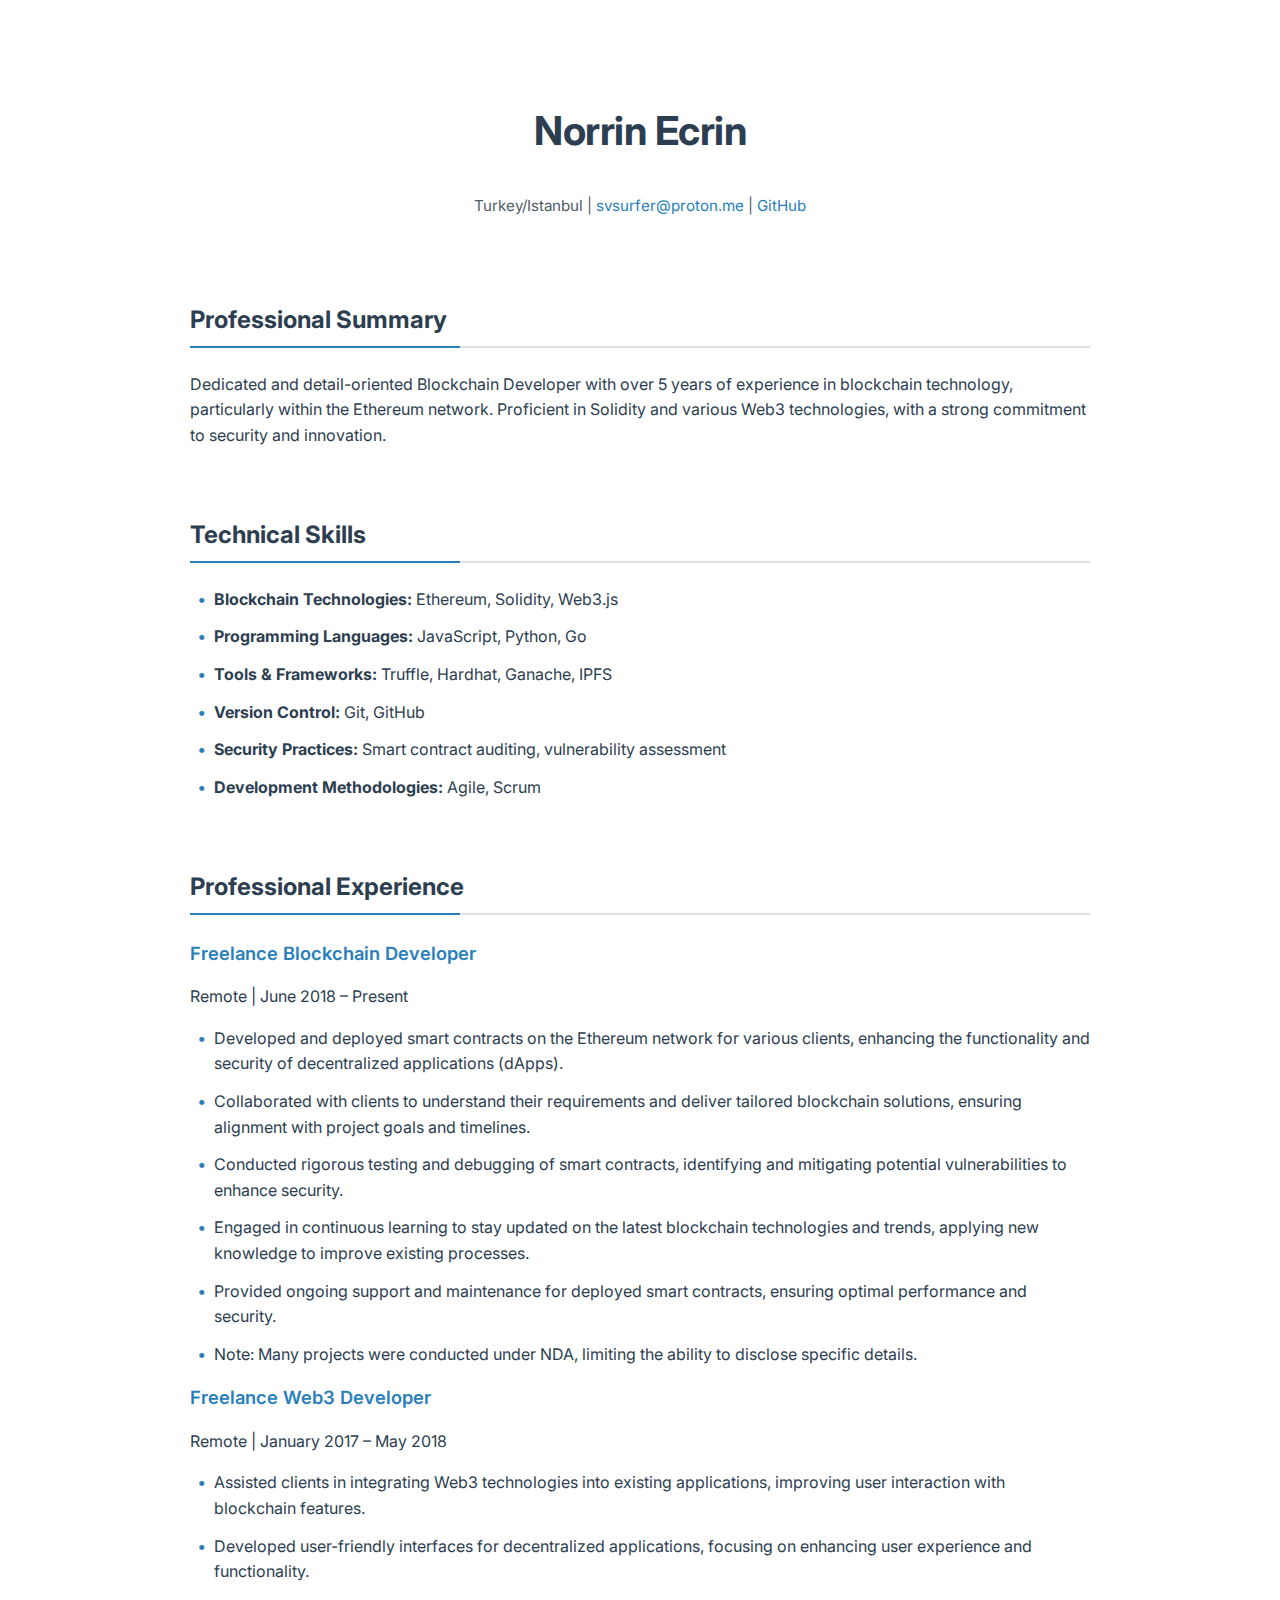
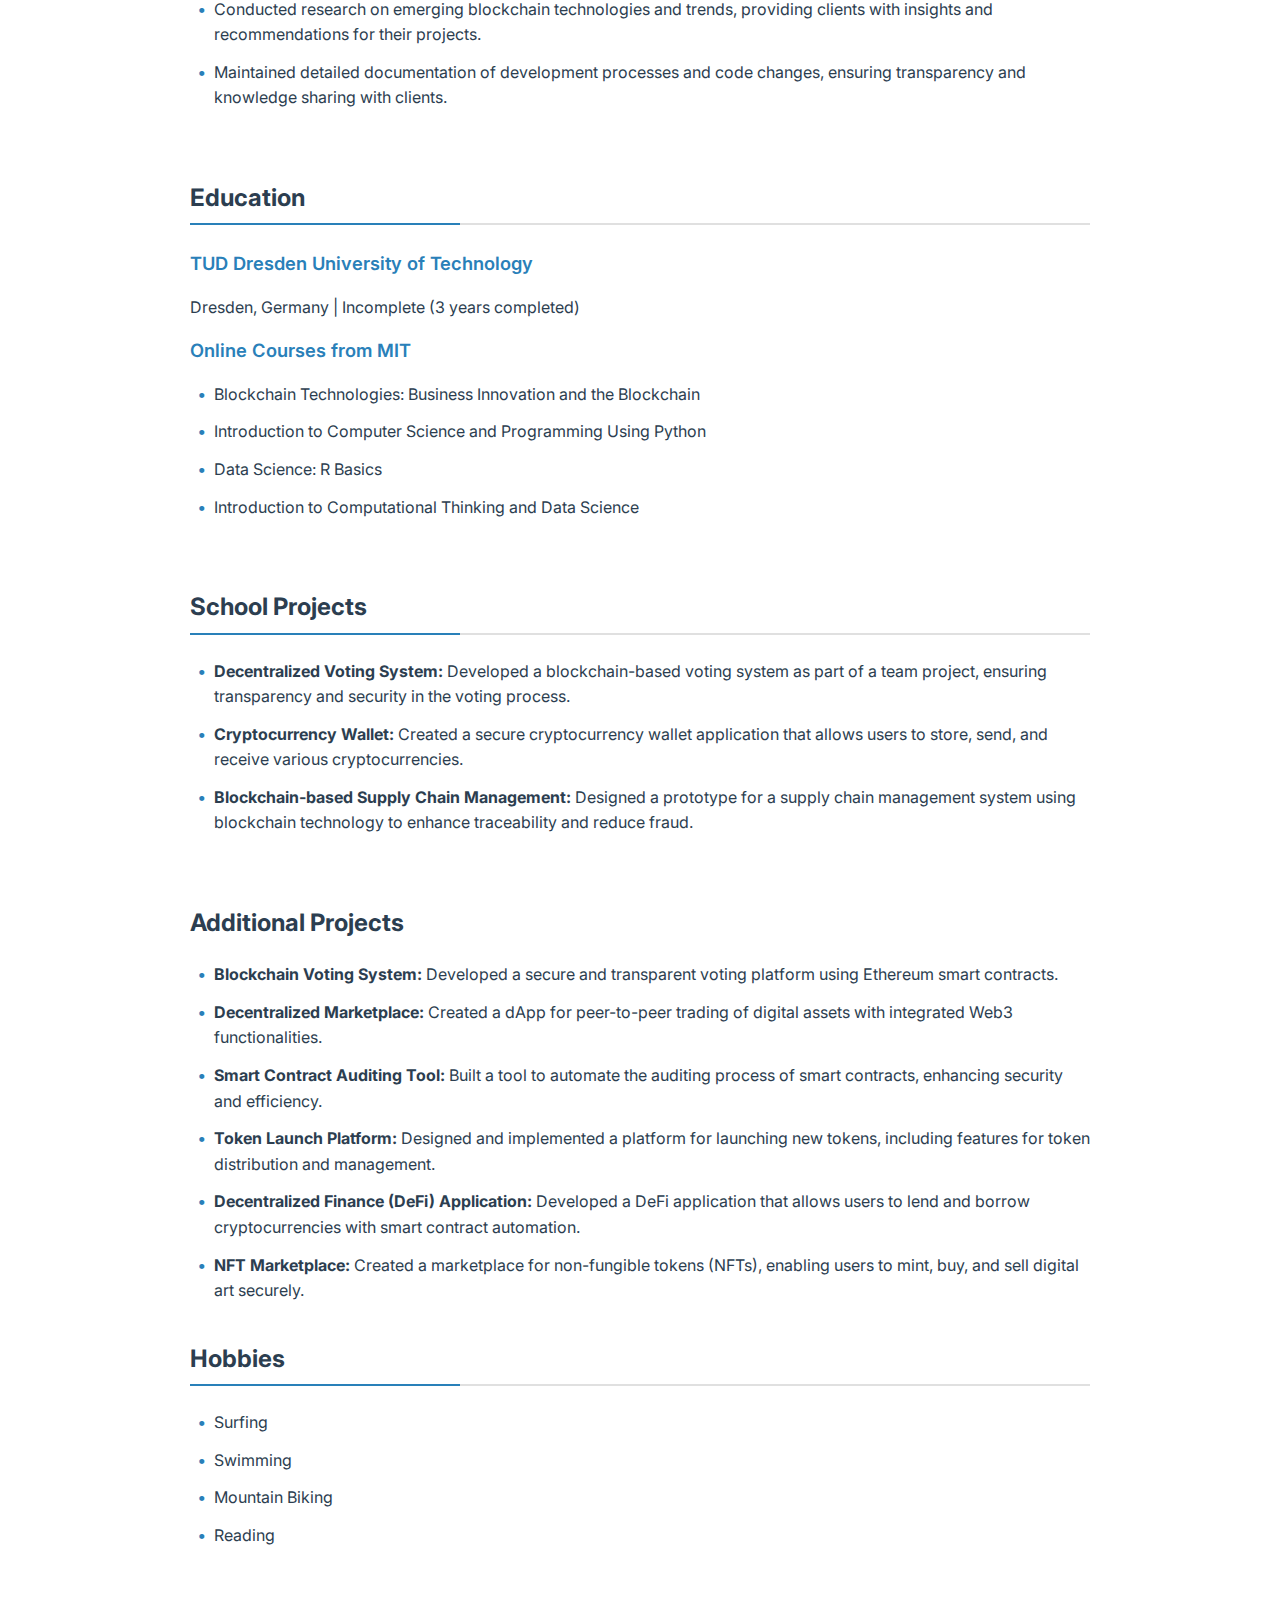
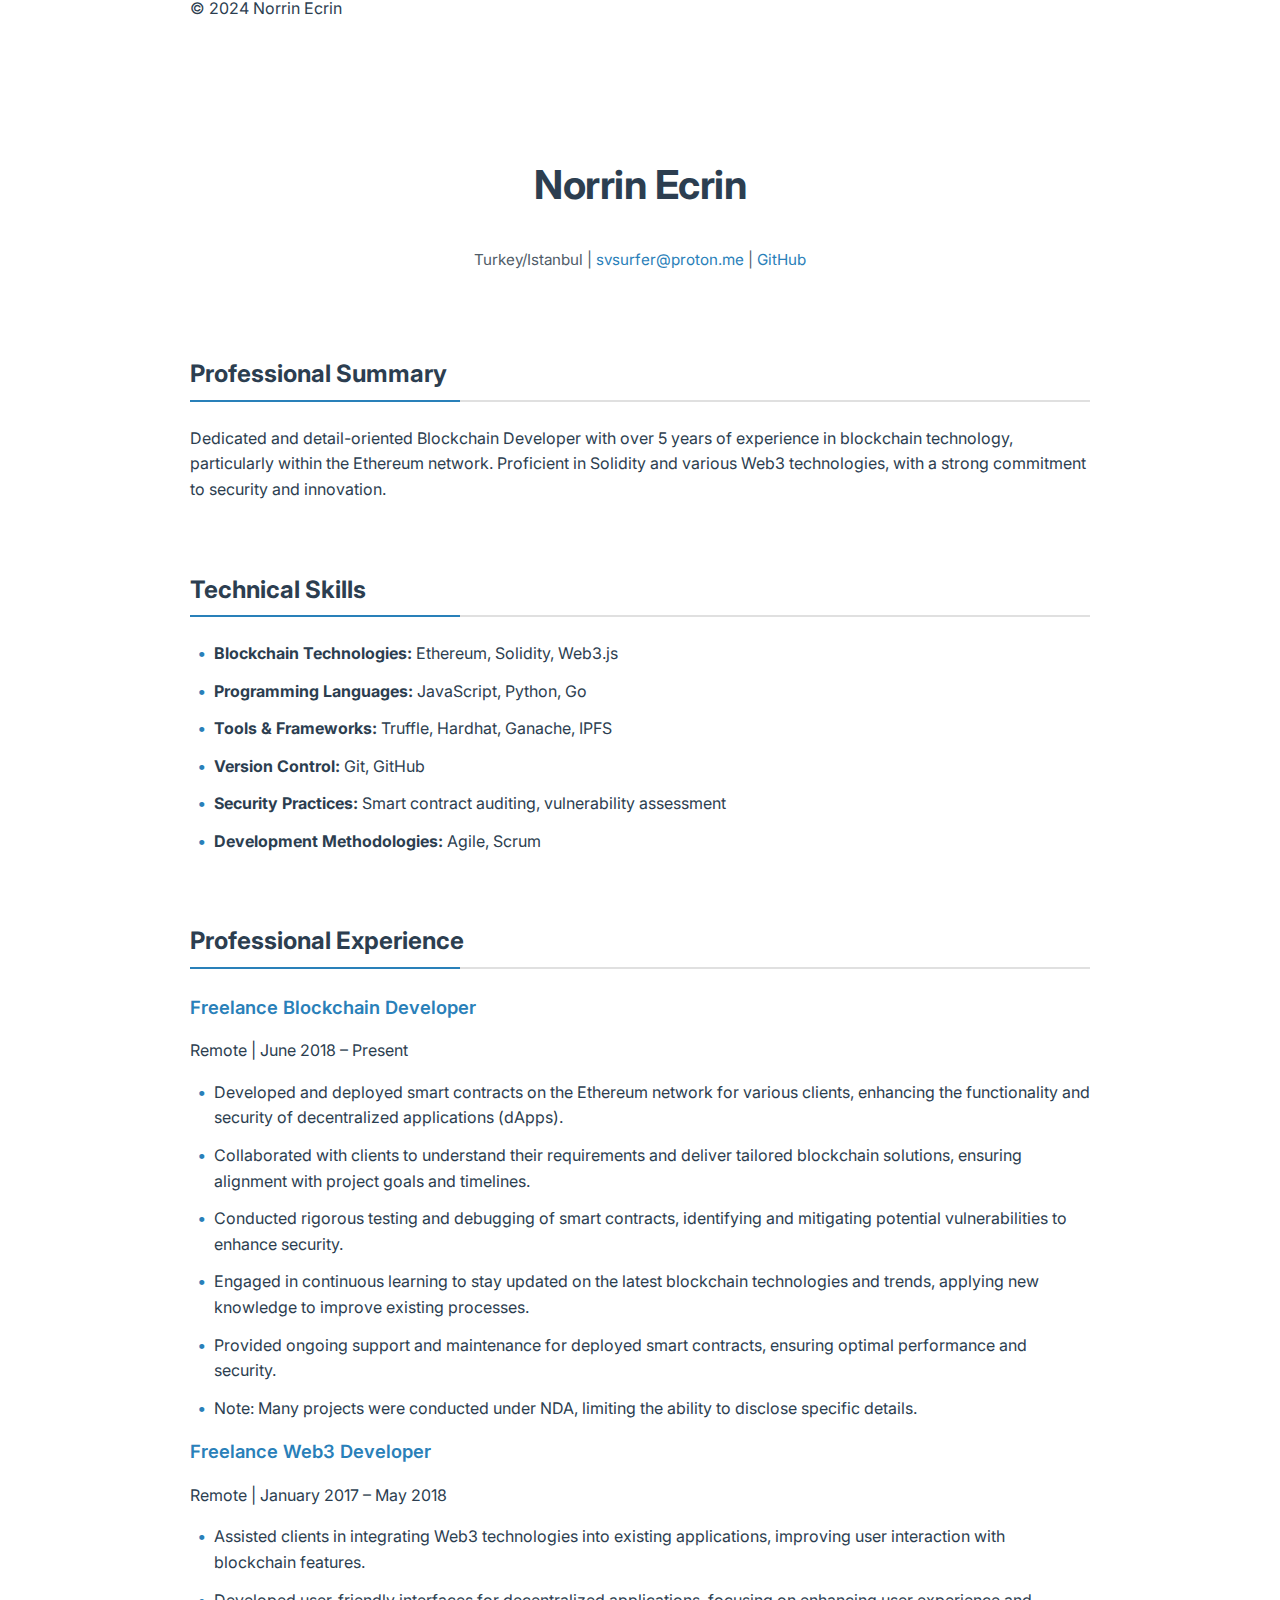
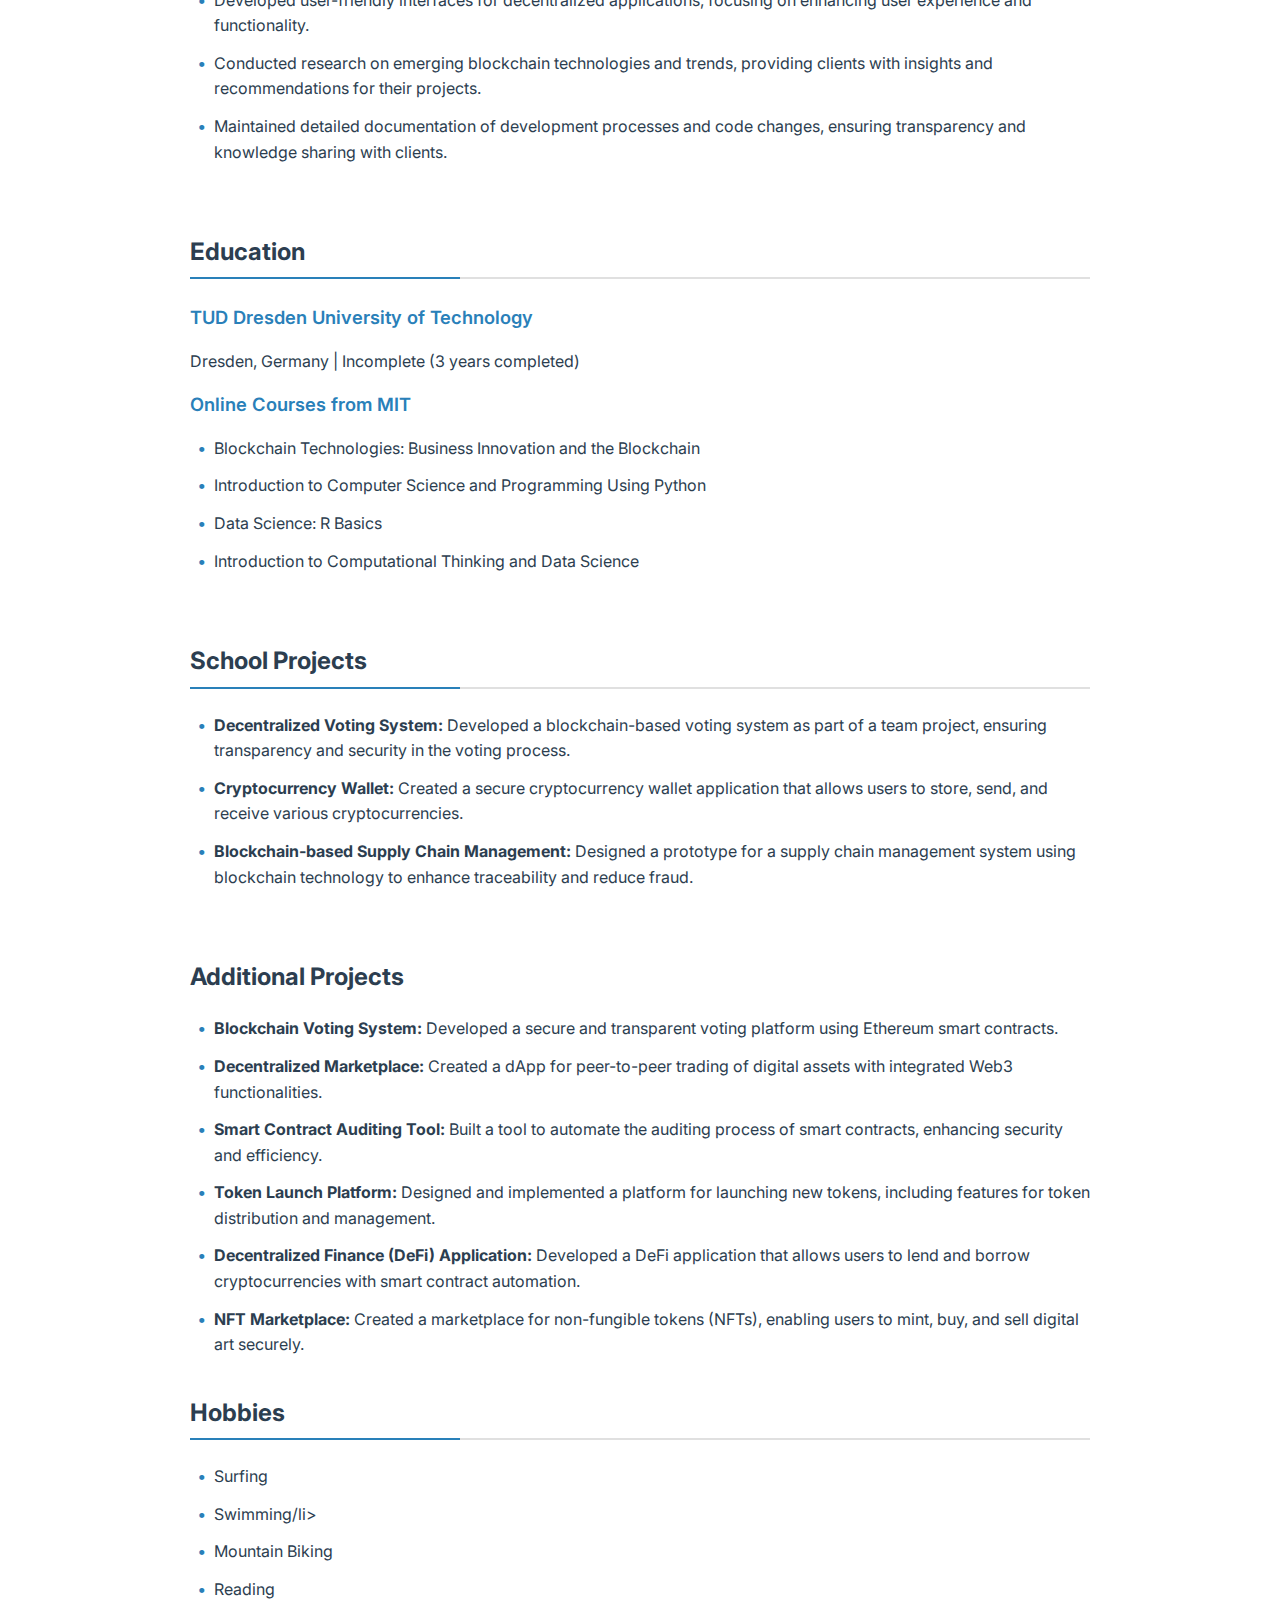
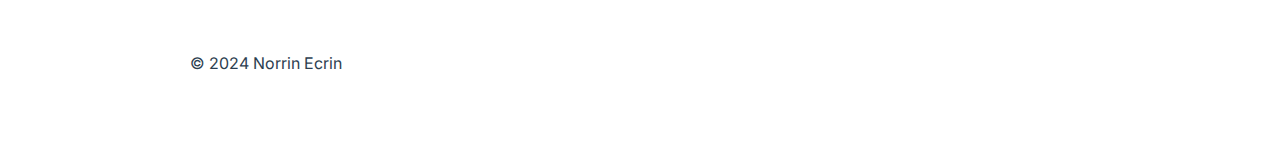
<file: index.html>
<!DOCTYPE html>
<html lang="en">

<head>
    <meta charset="UTF-8">
    <meta name="viewport" content="width=device-width, initial-scale=1.0">
    <title>Resume - Norrin Ecrin</title>
    <link rel="stylesheet" href="style.css">
</head>

<body>

    <div class="container">
        <header>
            <h1>Norrin Ecrin</h1>
            <div class="contact-info">
                <p>
                    Turkey/Istanbul |
                    <a href="mailto:svsurfer@proton.me">svsurfer@proton.me</a> |
                    <a href="https://github.com/silverrsurfer">GitHub</a>
                </p>
            </div>
        </header>

        <div class="section">
            <h2>Professional Summary</h2>
            <p>Dedicated and detail-oriented Blockchain Developer with over 5 years of experience in blockchain
                technology,
                particularly within the Ethereum network. Proficient in Solidity and various Web3 technologies, with a
                strong commitment to security and innovation.
            </p>
        </div>

        <div class="section">
            <h2>Technical Skills</h2>
            <ul>
                <li><strong>Blockchain Technologies:</strong> Ethereum, Solidity, Web3.js</li>
                <li><strong>Programming Languages:</strong> JavaScript, Python, Go</li>
                <li><strong>Tools & Frameworks:</strong> Truffle, Hardhat, Ganache, IPFS</li>
                <li><strong>Version Control:</strong> Git, GitHub</li>
                <li><strong>Security Practices:</strong> Smart contract auditing, vulnerability assessment</li>
                <li><strong>Development Methodologies:</strong> Agile, Scrum</li>
            </ul>
        </div>

        <div class="section">
            <h2>Professional Experience</h2>
            <h3>Freelance Blockchain Developer</h3>
            <p>Remote | June 2018 – Present</p>
            <ul>
                <li>Developed and deployed smart contracts on the Ethereum network for various clients, enhancing the
                    functionality and security of decentralized applications (dApps).</li>
                <li>Collaborated with clients to understand their requirements and deliver tailored blockchain
                    solutions,
                    ensuring alignment with project goals and timelines.</li>
                <li>Conducted rigorous testing and debugging of smart contracts, identifying and mitigating potential
                    vulnerabilities to enhance security.</li>
                <li>Engaged in continuous learning to stay updated on the latest blockchain technologies and trends,
                    applying new knowledge to improve existing processes.</li>
                <li>Provided ongoing support and maintenance for deployed smart contracts, ensuring optimal performance
                    and
                    security.</li>
                <li>Note: Many projects were conducted under NDA, limiting the ability to disclose specific details.
                </li>
            </ul>

            <h3>Freelance Web3 Developer</h3>
            <p>Remote | January 2017 – May 2018</p>
            <ul>
                <li>Assisted clients in integrating Web3 technologies into existing applications, improving user
                    interaction
                    with blockchain features.</li>
                <li>Developed user-friendly interfaces for decentralized applications, focusing on enhancing user
                    experience
                    and functionality.</li>
                <li>Conducted research on emerging blockchain technologies and trends, providing clients with insights
                    and
                    recommendations for their projects.</li>
                <li>Maintained detailed documentation of development processes and code changes, ensuring transparency
                    and
                    knowledge sharing with clients.</li>
            </ul>
        </div>

        <div class="section">
            <h2>Education</h2>
            <h3>TUD Dresden University of Technology</h3>
            <p>Dresden, Germany | Incomplete (3 years completed)</p>
            <h3>Online Courses from MIT</h3>
            <ul>
                <li>Blockchain Technologies: Business Innovation and the Blockchain</li>
                <li>Introduction to Computer Science and Programming Using Python</li>
                <li>Data Science: R Basics</li>
                <li>Introduction to Computational Thinking and Data Science</li>
            </ul>
        </div>

        <div class="section">
            <h2>School Projects</h2>
            <ul>
                <li><strong>Decentralized Voting System:</strong> Developed a blockchain-based voting system as part of
                    a team project, ensuring transparency and security in the voting process.</li>
                <li><strong>Cryptocurrency Wallet:</strong> Created a secure cryptocurrency wallet application that
                    allows users to store, send, and receive various cryptocurrencies.</li>
                <li><strong>Blockchain-based Supply Chain Management:</strong> Designed a prototype for a supply chain
                    management system using blockchain technology to enhance traceability and reduce fraud.</li>
            </ul>
        </div>

        <div class <div class="section">
            <h2>Additional Projects</h2>
            <ul>
                <li><strong>Blockchain Voting System:</strong> Developed a secure and transparent voting platform using
                    Ethereum smart contracts.</li>
                <li><strong>Decentralized Marketplace:</strong> Created a dApp for peer-to-peer trading of digital
                    assets with integrated Web3 functionalities.</li>
                <li><strong>Smart Contract Auditing Tool:</strong> Built a tool to automate the auditing process of
                    smart contracts, enhancing security and efficiency.</li>
                <li><strong>Token Launch Platform:</strong> Designed and implemented a platform for launching new
                    tokens, including features for token distribution and management.</li>
                <li><strong>Decentralized Finance (DeFi) Application:</strong> Developed a DeFi application that allows
                    users to lend and borrow cryptocurrencies with smart contract automation.</li>
                <li><strong>NFT Marketplace:</strong> Created a marketplace for non-fungible tokens (NFTs), enabling
                    users to mint, buy, and sell digital art securely.</li>
            </ul>
        </div>

        <div class="section">
            <h2>Hobbies</h2>
            <ul>
                <li>Surfing</li>
                <li>Swimming</li>
                <li>Mountain Biking</li>
                <li>Reading</li>
            </ul>
        </div>

        <footer>
            &copy; 2024 Norrin Ecrin
        </footer>
    </div>

</body>


</html>

<!DOCTYPE html>
<html lang="en">

<head>
    <meta charset="UTF-8">
    <meta name="viewport" content="width=device-width, initial-scale=1.0">
    <title>Resume - Norrin Ecrin</title>
    <link rel="stylesheet" href="style.css">
</head>

<body>

    <div class="container">
        <header>
            <h1>Norrin Ecrin</h1>
            <div class="contact-info">
                <p>
                    Turkey/Istanbul |
                    <a href="mailto:svsurfer@proton.me">svsurfer@proton.me</a> |
                    <a href="https://github.com/silverrsurfer">GitHub</a>
                </p>
            </div>
        </header>

        <div class="section">
            <h2>Professional Summary</h2>
            <p>Dedicated and detail-oriented Blockchain Developer with over 5 years of experience in blockchain
                technology,
                particularly within the Ethereum network. Proficient in Solidity and various Web3 technologies, with a
                strong commitment to security and innovation.
            </p>
        </div>

        <div class="section">
            <h2>Technical Skills</h2>
            <ul>
                <li><strong>Blockchain Technologies:</strong> Ethereum, Solidity, Web3.js</li>
                <li><strong>Programming Languages:</strong> JavaScript, Python, Go</li>
                <li><strong>Tools & Frameworks:</strong> Truffle, Hardhat, Ganache, IPFS</li>
                <li><strong>Version Control:</strong> Git, GitHub</li>
                <li><strong>Security Practices:</strong> Smart contract auditing, vulnerability assessment</li>
                <li><strong>Development Methodologies:</strong> Agile, Scrum</li>
            </ul>
        </div>

        <div class="section">
            <h2>Professional Experience</h2>
            <h3>Freelance Blockchain Developer</h3>
            <p>Remote | June 2018 – Present</p>
            <ul>
                <li>Developed and deployed smart contracts on the Ethereum network for various clients, enhancing the
                    functionality and security of decentralized applications (dApps).</li>
                <li>Collaborated with clients to understand their requirements and deliver tailored blockchain
                    solutions,
                    ensuring alignment with project goals and timelines.</li>
                <li>Conducted rigorous testing and debugging of smart contracts, identifying and mitigating potential
                    vulnerabilities to enhance security.</li>
                <li>Engaged in continuous learning to stay updated on the latest blockchain technologies and trends,
                    applying new knowledge to improve existing processes.</li>
                <li>Provided ongoing support and maintenance for deployed smart contracts, ensuring optimal performance
                    and
                    security.</li>
                <li>Note: Many projects were conducted under NDA, limiting the ability to disclose specific details.
                </li>
            </ul>

            <h3>Freelance Web3 Developer</h3>
            <p>Remote | January 2017 – May 2018</p>
            <ul>
                <li>Assisted clients in integrating Web3 technologies into existing applications, improving user
                    interaction
                    with blockchain features.</li>
                <li>Developed user-friendly interfaces for decentralized applications, focusing on enhancing user
                    experience
                    and functionality.</li>
                <li>Conducted research on emerging blockchain technologies and trends, providing clients with insights
                    and
                    recommendations for their projects.</li>
                <li>Maintained detailed documentation of development processes and code changes, ensuring transparency
                    and
                    knowledge sharing with clients.</li>
            </ul>
        </div>

        <div class="section">
            <h2>Education</h2>
            <h3>TUD Dresden University of Technology</h3>
            <p>Dresden, Germany | Incomplete (3 years completed)</p>
            <h3>Online Courses from MIT</h3>
            <ul>
                <li>Blockchain Technologies: Business Innovation and the Blockchain</li>
                <li>Introduction to Computer Science and Programming Using Python</li>
                <li>Data Science: R Basics</li>
                <li>Introduction to Computational Thinking and Data Science</li>
            </ul>
        </div>

        <div class="section">
            <h2>School Projects</h2>
            <ul>
                <li><strong>Decentralized Voting System:</strong> Developed a blockchain-based voting system as part of
                    a team project, ensuring transparency and security in the voting process.</li>
                <li><strong>Cryptocurrency Wallet:</strong> Created a secure cryptocurrency wallet application that
                    allows users to store, send, and receive various cryptocurrencies.</li>
                <li><strong>Blockchain-based Supply Chain Management:</strong> Designed a prototype for a supply chain
                    management system using blockchain technology to enhance traceability and reduce fraud.</li>
            </ul>
        </div>

        <div class <div class="section">
            <h2>Additional Projects</h2>
            <ul>
                <li><strong>Blockchain Voting System:</strong> Developed a secure and transparent voting platform using
                    Ethereum smart contracts.</li>
                <li><strong>Decentralized Marketplace:</strong> Created a dApp for peer-to-peer trading of digital
                    assets with integrated Web3 functionalities.</li>
                <li><strong>Smart Contract Auditing Tool:</strong> Built a tool to automate the auditing process of
                    smart contracts, enhancing security and efficiency.</li>
                <li><strong>Token Launch Platform:</strong> Designed and implemented a platform for launching new
                    tokens, including features for token distribution and management.</li>
                <li><strong>Decentralized Finance (DeFi) Application:</strong> Developed a DeFi application that allows
                    users to lend and borrow cryptocurrencies with smart contract automation.</li>
                <li><strong>NFT Marketplace:</strong> Created a marketplace for non-fungible tokens (NFTs), enabling
                    users to mint, buy, and sell digital art securely.</li>
            </ul>
        </div>

        <div class="section">
            <h2>Hobbies</h2>
            <ul>
                <li>Surfing</li>
                <li>Swimming/li>
                <li>Mountain Biking</li>
                <li>Reading</li>
            </ul>
        </div>

        <footer>
            &copy; 2024 Norrin Ecrin
        </footer>
    </div>

</body>


</html>
</file>
<file: style.css>
@import url('https://fonts.googleapis.com/css2?family=Inter:wght@400;500;600;700&display=swap');

:root {
    --primary-color: #2c3e50;
    --secondary-color: #fff;
    --accent-color: #2980b9;
    --text-primary: #2c3e50;
    --text-secondary: #505c68;
    --spacing-unit: 8px;
}

body {
    font-family: 'Inter', sans-serif;
    margin: 0;
    padding: 0;
    background-color: var(--secondary-color);
    color: var(--text-primary);
    line-height: 1.6;
}

.container {
    display: flex;
    flex-direction: column;
    max-width: 900px;
    margin: 40px auto;
    background-color: var(--secondary-color);
    padding: calc(var(--spacing-unit) * 4);
}

/* Header Section */
header {
    text-align: center;
    margin-bottom: calc(var(--spacing-unit) * 4);
    position: relative;
}

header h1 {
    font-size: 2.5rem;
    margin-bottom: var(--spacing-unit);
    color: var(--primary-color);
    font-weight: 700;
    letter-spacing: -0.5px;
}

/* Contact Info */
.contact-info {
    display: flex;
    justify-content: center;
    gap: calc(var(--spacing-unit) * 3);
    flex-wrap: wrap;
    font-size: 0.95rem;
    color: var(--text-secondary);
    margin: calc(var(--spacing-unit) * 2) 0;
}

.contact-info a {
    color: var(--accent-color);
    text-decoration: none;
    position: relative;
}

.contact-info a::after {
    content: '';
    position: absolute;
    width: 100%;
    height: 1px;
    bottom: -2px;
    left: 0;
    background-color: var(--accent-color);
    transform: scaleX(0);
    transform-origin: right;
    transition: transform 0.3s ease;
}

.contact-info a:hover::after {
    transform: scaleX(1);
    transform-origin: left;
}

/* Section Styles */
.section {
    margin-bottom: calc(var(--spacing-unit) * 4);
    page-break-inside: avoid;
}

.section h2 {
    font-size: 1.5rem;
    color: var(--primary-color);
    border-bottom: none;
    position: relative;
    margin-bottom: calc(var(--spacing-unit) * 3);
    padding-bottom: calc(var(--spacing-unit));
}

.section h2::after {
    content: '';
    position: absolute;
    bottom: 0;
    left: 0;
    width: 100%;
    height: 2px;
    background: linear-gradient(to right, var(--accent-color) 0%, var(--accent-color) 30%, #e0e0e0 30%);
}

.section h3 {
    font-size: 1.15rem;
    color: var(--accent-color);
    margin: calc(var(--spacing-unit) * 2) 0 var(--spacing-unit);
    font-weight: 600;
}

/* List Styles */
ul {
    list-style: none;
    padding-left: 0;
    margin: calc(var(--spacing-unit) * 2) 0;
}

ul li {
    position: relative;
    padding-left: calc(var(--spacing-unit) * 3);
    margin-bottom: calc(var(--spacing-unit) * 1.5);
}

ul li::before {
    content: '•';
    color: var(--accent-color);
    position: absolute;
    left: var(--spacing-unit);
    font-weight: bold;
}

/* Experience Items */
.experience-item {
    margin-bottom: calc(var(--spacing-unit) * 3);
    page-break-inside: avoid;
}

.experience-item .date {
    color: var(--text-secondary);
    font-size: 0.9rem;
    margin-bottom: var(--spacing-unit);
}

.experience-item .company {
    font-weight: 500;
    color: var(--text-secondary);
}

/* Skills Section */
.skills-list {
    display: flex;
    flex-wrap: wrap;
    gap: calc(var(--spacing-unit));
    margin-top: calc(var(--spacing-unit) * 2);
}

.skill-item {
    background-color: #f8f9fa;
    padding: calc(var(--spacing-unit)) calc(var(--spacing-unit) * 2);
    border-radius: 4px;
    font-size: 0.9rem;
    color: var(--text-primary);
}

/* Print Optimizations */
@media print {
    body {
        background: white;
        color: black;
    }

    .container {
        margin: 0;
        padding: 20px;
        box-shadow: none;
    }

    a {
        text-decoration: none;
        color: var(--text-primary);
    }

    .section h2::after {
        print-color-adjust: exact;
        -webkit-print-color-adjust: exact;
    }

    .skill-item {
        border: 1px solid #e0e0e0;
        print-color-adjust: exact;
        -webkit-print-color-adjust: exact;
    }
    
    @page {
        margin: 1.5cm;
    }
}

/* Responsive Design */
@media (max-width: 768px) {
    .container {
        margin: var(--spacing-unit);
        padding: calc(var(--spacing-unit) * 2);
    }

    header h1 {
        font-size: 2rem;
    }

    .contact-info {
        flex-direction: column;
        align-items: center;
    }
}
</file>
